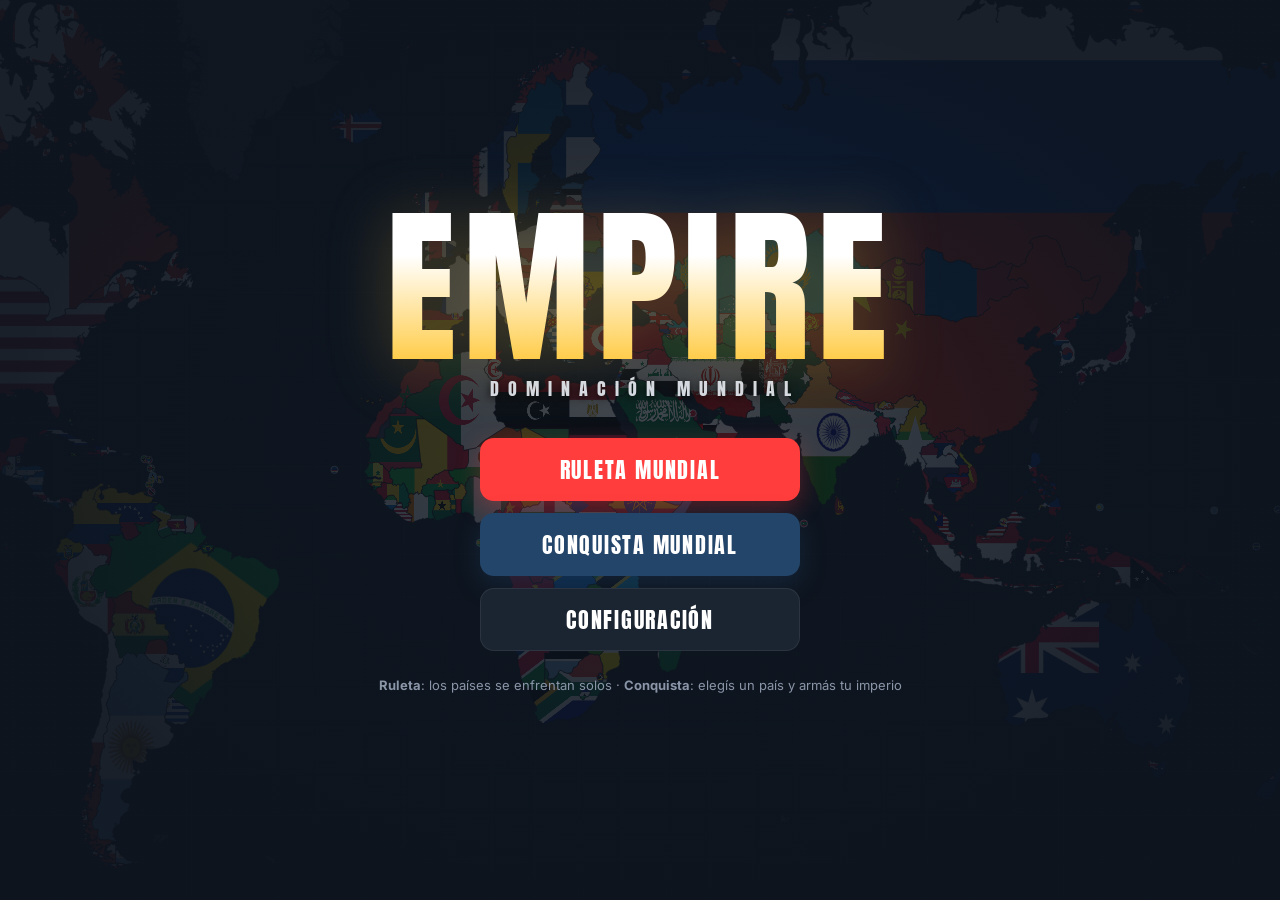
<file: game/index.html>
<!doctype html>
<html lang="es">
<head>
<meta charset="utf-8">
<meta name="viewport" content="width=device-width, initial-scale=1, viewport-fit=cover">
<title>Empire</title>
<meta name="description" content="Dominación mundial: ruleta de batallas entre todos los países.">
<meta name="theme-color" content="#0d141e">
<meta name="mobile-web-app-capable" content="yes">
<meta name="apple-mobile-web-app-capable" content="yes">
<meta name="apple-mobile-web-app-status-bar-style" content="black-translucent">
<meta name="apple-mobile-web-app-title" content="Empire">
<link rel="preconnect" href="https://fonts.googleapis.com">
<link rel="preconnect" href="https://fonts.gstatic.com" crossorigin>
<link href="https://fonts.googleapis.com/css2?family=Anton&family=Inter:wght@500;700;800&display=swap" rel="stylesheet">
<link rel="stylesheet" href="style.css">
</head>
<body>
<div id="app">
  <canvas id="map"></canvas>
  <canvas id="fx"></canvas>

  <!-- PANTALLA DE INICIO -->
  <section id="home" class="screen">
    <div class="home-inner">
      <h1 class="logo">EMPIRE</h1>
      <p class="tagline">DOMINACIÓN MUNDIAL</p>
      <div class="menu">
        <button id="btnContinue" class="btn primary" hidden>RULETA: CONTINUAR</button>
        <button id="btnPlay" class="btn primary">RULETA MUNDIAL</button>
        <a class="btn primary conq-btn" href="conquista.html">CONQUISTA MUNDIAL</a>
        <button id="btnConfig" class="btn">CONFIGURACIÓN</button>
      </div>
      <p class="mode"><b>Ruleta</b>: los países se enfrentan solos · <b>Conquista</b>: elegís un país y armás tu imperio</p>
    </div>
  </section>

  <!-- CONFIGURACIÓN -->
  <section id="config" class="screen modal" hidden>
    <div class="card cfg">
      <h2>CONFIGURACIÓN</h2>
      <label class="row">Velocidad
        <div class="seg" id="cfgSpeed">
          <button data-v="1">1×</button><button data-v="1.5">1.5×</button><button data-v="2">2×</button><button data-v="3">3×</button>
        </div>
      </label>
      <label class="row">Efectos de sonido <input type="checkbox" id="cfgSound"></label>
      <label class="row">Volumen <input type="range" id="cfgVol" min="0" max="1" step="0.05"></label>
      <button id="cfgReset" class="btn small danger">Borrar partida guardada</button>
      <button id="cfgClose" class="btn primary">LISTO</button>
    </div>
  </section>

  <!-- JUEGO -->
  <section id="game" class="screen" hidden>
    <header class="top">
      <div>
        <div class="title">EMPIRE</div>
        <div class="sub" id="subtitle">TEMPORADA 1 · BATALLA 1</div>
      </div>
      <div class="top-right">
        <button class="icon" id="btnPause" title="Pausa (espacio)" aria-label="Pausa">❚❚</button>
        <button class="icon" id="btnMenu" title="Menú" aria-label="Menú">☰</button>
        <div class="left-badge"><span id="leftCount">194</span><small>RESTANTES</small></div>
      </div>
    </header>

    <div id="callouts"></div>

    <div class="card panel" id="panel">
      <div class="battle" id="battle">
        <div class="side" id="sideA"></div>
        <div class="mid">
          <svg class="swords" id="swords" viewBox="0 0 64 64" aria-hidden="true">
            <g class="s1"><path d="M10 6 L46 50" stroke="#dfe6f0" stroke-width="5" stroke-linecap="round"/><path d="M40 52 l10 -10" stroke="#e7b84a" stroke-width="5" stroke-linecap="round"/><path d="M47 51 l6 6" stroke="#9a6a2c" stroke-width="5" stroke-linecap="round"/></g>
            <g class="s2"><path d="M54 6 L18 50" stroke="#dfe6f0" stroke-width="5" stroke-linecap="round"/><path d="M24 52 l-10 -10" stroke="#e7b84a" stroke-width="5" stroke-linecap="round"/><path d="M17 51 l-6 6" stroke="#9a6a2c" stroke-width="5" stroke-linecap="round"/></g>
          </svg>
          <div class="dxp" id="dxp">DADOS<br>× PODER</div>
        </div>
        <div class="side" id="sideD"></div>
      </div>
      <div class="board" id="board" hidden></div>
    </div>

    <div id="paused" class="pause-veil" hidden>PAUSA</div>
  </section>

  <!-- FIN -->
  <section id="end" class="screen modal" hidden>
    <div class="card cfg end">
      <img id="endFlag" alt="">
      <h2 id="endTitle"></h2>
      <p id="endSub"></p>
      <button id="endNew" class="btn primary">NUEVA PARTIDA</button>
      <button id="endMenu" class="btn">MENÚ</button>
    </div>
  </section>
</div>
<script src="vendor/topojson-client.min.js"></script>
<script src="data.js"></script>
<script src="game.js"></script>
</body>
</html>
</file>
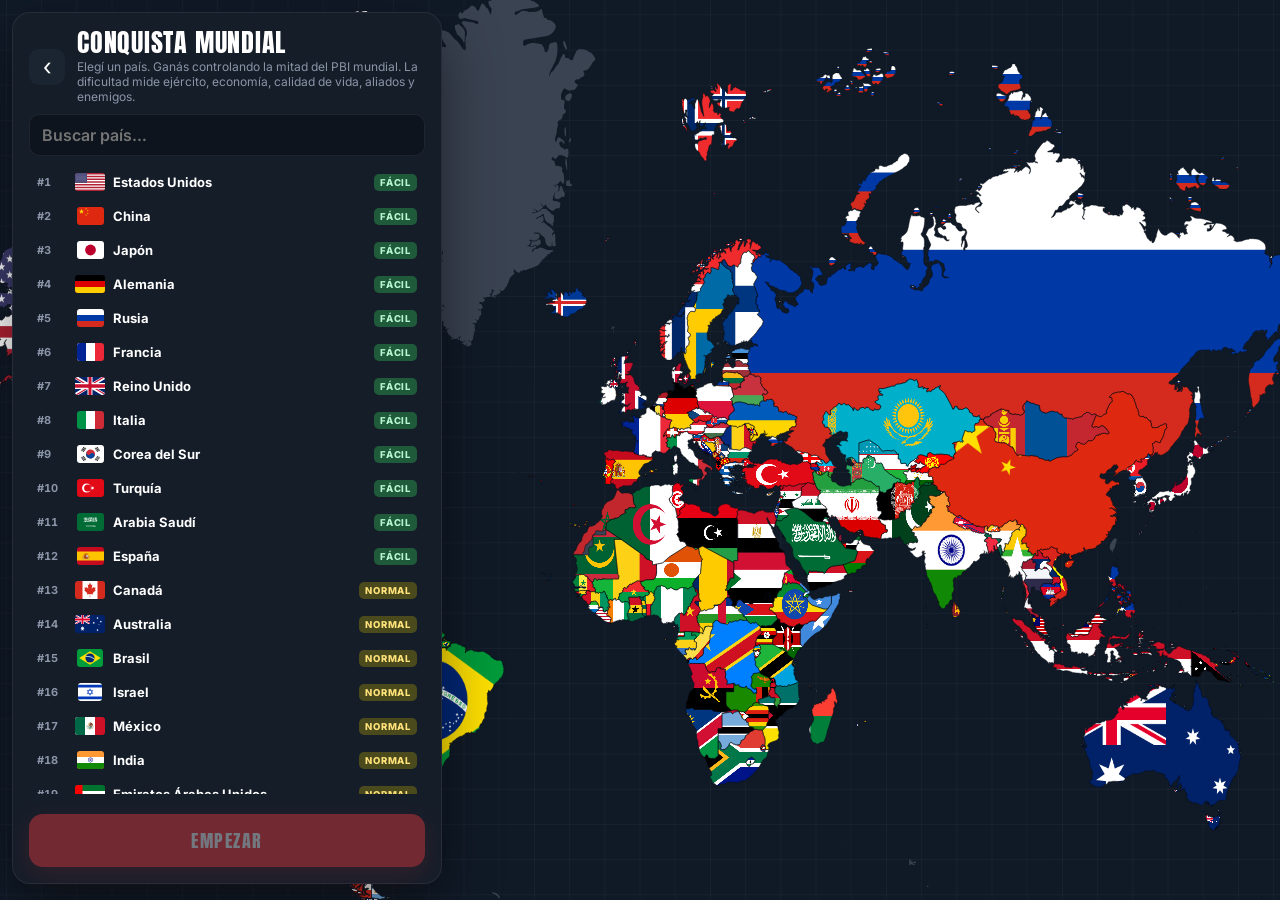
<file: game/conquista.html>
<!doctype html>
<html lang="es">
<head>
<meta charset="utf-8">
<!-- sin zoom del navegador: el zoom del mapa lo maneja el juego -->
<meta name="viewport" content="width=device-width, initial-scale=1, maximum-scale=1, user-scalable=no, viewport-fit=cover">
<title>Empire · Conquista</title>
<meta name="theme-color" content="#0d141e">
<meta name="mobile-web-app-capable" content="yes">
<meta name="apple-mobile-web-app-capable" content="yes">
<meta name="apple-mobile-web-app-status-bar-style" content="black-translucent">
<link rel="preconnect" href="https://fonts.googleapis.com">
<link rel="preconnect" href="https://fonts.gstatic.com" crossorigin>
<link href="https://fonts.googleapis.com/css2?family=Anton&family=Inter:wght@500;700;800&display=swap" rel="stylesheet">
<link rel="stylesheet" href="style.css">
<link rel="stylesheet" href="conquista.css">
</head>
<body class="conq">
<div id="app">
  <canvas id="map"></canvas>
  <canvas id="fx"></canvas>

  <!-- ELEGIR PAÍS -->
  <section id="pick" class="screen">
    <div class="pick-card card">
      <div class="pick-head">
        <a class="back" href="index.html" aria-label="Volver al menú">‹</a>
        <div>
          <h1>CONQUISTA MUNDIAL</h1>
          <p>Elegí un país. Ganás controlando la mitad del PBI mundial. La dificultad mide ejército, economía, calidad de vida, aliados y enemigos.</p>
        </div>
      </div>
      <div id="winsBadge" class="wins-badge" hidden></div>
      <input id="pickSearch" type="search" placeholder="Buscar país…" autocomplete="off" aria-label="Buscar país">
      <div id="pickList" class="pick-list" role="listbox"></div>
      <div id="pickInfo" class="pick-info"></div>
      <div class="pick-actions">
        <button id="btnLoad" class="btn" hidden>CONTINUAR PARTIDA</button>
        <button id="btnStart" class="btn primary" disabled>EMPEZAR</button>
      </div>
    </div>
  </section>

  <!-- JUEGO -->
  <section id="hud" class="screen" hidden>
    <header class="bar">
      <button class="me" id="btnMe" aria-label="Mi país"><img id="meFlag" alt=""><span id="meName"></span></button>
      <div class="stats">
        <div class="stat" title="Plata ahorrada del país"><small>💰 TESORO</small><b id="sTreasury"></b></div>
        <div class="stat" title="Plata para comprar armamento"><small>🎖️ FONDO MILITAR</small><b id="sFund"></b></div>
        <div class="stat" title="Producto bruto interno"><small>📈 PBI</small><b id="sGdp"></b></div>
        <div class="stat" title="Poder militar total"><small>⚔️ PODER</small><b id="sPower"></b></div>
        <div class="stat" title="Tensión mundial: cuanto más alta, más guerras"><small>🌡️ TENSIÓN</small><b id="sTension"></b></div>
      </div>
      <div class="time">
        <b id="sDate"></b>
        <div class="speeds" role="group" aria-label="Velocidad">
          <button data-sp="0" aria-label="Pausa">❚❚</button><button data-sp="1">1×</button><button data-sp="2">2×</button><button data-sp="4">4×</button><button data-sp="8">8×</button>
        </div>
      </div>
      <button class="icon" id="btnStats" aria-label="Estadísticas de todos los países" title="Estadísticas">📊</button>
      <button class="icon" id="btnHelp" aria-label="Cómo jugar">?</button>
      <button class="icon" id="btnMenu" aria-label="Menú">☰</button>
    </header>
    <div id="news" class="news" aria-live="polite"></div>
    <div id="wars" class="wars"></div>

    <div id="armyBar" class="army-bar card" hidden></div>
    <button id="btnNuke" class="nuke-btn" hidden aria-label="Tirar bomba nuclear">☢️</button>

    <nav class="dock" aria-label="Acciones">
      <button data-tab="res"><span>🏛️</span>PAÍS</button>
      <button data-tab="army"><span>⚔️</span>EJÉRCITO</button>
      <button data-tab="bud"><span>💰</span>PRESUPUESTO</button>
      <button data-tab="tech"><span>🔬</span>INVESTIGAR</button>
      <button data-tab="dip"><span>🤝</span>DIPLOMACIA</button>
      <button data-tab="ideo"><span>📜</span>GOBIERNO</button>
    </nav>

    <aside id="sheet" class="sheet card" hidden>
      <button class="close" id="sheetClose" aria-label="Cerrar">✕</button>
      <div id="sheetBody"></div>
    </aside>
    <div id="toast" class="toast" hidden></div>
  </section>

  <!-- ESTADÍSTICAS -->
  <section id="stats" class="screen modal" hidden>
    <div class="card stats-card">
      <div class="stats-head"><h2>📊 ESTADÍSTICAS MUNDIALES</h2><button class="icon" id="statsClose" aria-label="Cerrar">✕</button></div>
      <div class="filters" id="statsFilter"></div>
      <div class="tbl-wrap"><table id="statsTbl"></table></div>
      <div class="hint">Tocá un encabezado para ordenar · tocá un país para abrir su panel. El juego queda en pausa mientras mirás.</div>
    </div>
  </section>

  <!-- MODALES -->
  <section id="modal" class="screen modal" hidden>
    <div class="card cfg" id="modalBody"></div>
  </section>
</div>
<script src="vendor/topojson-client.min.js"></script>
<script src="data.js"></script>
<script src="conquista-data.js"></script>
<script src="conquista.js"></script>
</body>
</html>
</file>
<file: game/style.css>
:root {
  --bg: #0d141e; --ocean: #101a27; --card: #151d29; --card2: #1b2532; --line: rgba(255,255,255,.07);
  --text: #fff; --muted: #8a95a8; --red: #ff3d3d; --blue: #3c9dff; --yellow: #ffc83a; --green: #36e27b;
  --purple: #7c4dff; --orange: #ff8a1f; color-scheme: dark; --head: 'Anton', Impact, 'Arial Narrow', sans-serif;
}
* { box-sizing: border-box; margin: 0; }
html, body { height: 100%; background: var(--bg); color: var(--text); font-family: Inter, system-ui, sans-serif; overflow: hidden; }
#app { position: fixed; inset: 0; }
canvas { position: absolute; left: 0; top: 0; width: 100%; height: 100%; display: block; }
#fx { pointer-events: none; }
.screen { position: absolute; inset: 0; }
[hidden] { display: none !important; }
button { font: inherit; color: inherit; cursor: pointer; }

/* ---------- inicio ---------- */
#home { display: grid; place-items: center; background: radial-gradient(ellipse at center, rgba(13,20,30,.78), rgba(13,20,30,.95) 70%); }
.home-inner { text-align: center; padding: 16px; }
.logo { font-family: var(--head); font-weight: 400; font-size: clamp(56px, min(18vw, 22vh), 170px); letter-spacing: .04em; line-height: .95;
  background: linear-gradient(180deg, #fff 30%, #ffc83a); -webkit-background-clip: text; background-clip: text; color: transparent;
  filter: drop-shadow(0 6px 30px rgba(255,200,58,.25)); animation: rise .8s cubic-bezier(.2,.9,.3,1.2) both; }
.tagline { font-family: var(--head); letter-spacing: .5em; color: #d5dbe5; text-shadow: 0 2px 10px #000; margin: 6px 0 min(36px, 5vh); font-size: clamp(13px, 3vw, 18px); padding-left: .5em; }
.menu { display: flex; flex-direction: column; gap: 12px; width: min(320px, 86vw); margin: 0 auto; }
.mode { margin-top: 26px; color: var(--muted); font-size: 13px; }
.btn { font-family: var(--head); font-size: 22px; letter-spacing: .08em; padding: 14px 20px; border-radius: 14px; border: 1px solid var(--line);
  background: var(--card2); transition: transform .12s, background .2s; }
.btn:hover { transform: translateY(-2px); background: #243142; }
.btn.primary { background: var(--red); border-color: transparent; box-shadow: 0 8px 24px rgba(255,61,61,.3); }
.btn.primary:hover { background: #ff5656; }
a.btn { text-align: center; text-decoration: none; color: #fff; }
.btn.conq-btn { background: #24456a; box-shadow: 0 8px 24px rgba(36,69,106,.35); }
.btn.conq-btn:hover { background: #2d5683; }
.btn.small { font-size: 15px; padding: 10px 14px; }
.btn.danger { background: transparent; color: #ff7b7b; border-color: rgba(255,90,90,.35); }
@keyframes rise { from { opacity: 0; transform: translateY(30px) scale(.9); } }

/* ---------- modales ---------- */
.modal { display: grid; place-items: center; background: rgba(5,8,14,.72); backdrop-filter: blur(4px); z-index: 20; }
.card { background: var(--card); border: 1px solid var(--line); border-radius: 18px; box-shadow: 0 20px 60px rgba(0,0,0,.45); }
.cfg { width: min(420px, calc(100vw - 32px)); padding: 26px; display: flex; flex-direction: column; gap: 16px; }
.cfg h2 { font-family: var(--head); font-weight: 400; font-size: 30px; letter-spacing: .04em; }
.row { display: flex; align-items: center; justify-content: space-between; gap: 12px; font-weight: 700; }
.seg { display: flex; background: var(--bg); border-radius: 10px; padding: 3px; }
.seg button { border: 0; background: none; padding: 7px 11px; border-radius: 8px; font-weight: 800; color: var(--muted); }
.seg button.on { background: var(--red); color: #fff; }
input[type=checkbox] { width: 22px; height: 22px; accent-color: var(--red); }
input[type=range] { accent-color: var(--red); width: 160px; }
.end { text-align: center; align-items: center; }
.end img { width: 160px; border-radius: 10px; box-shadow: 0 10px 40px rgba(0,0,0,.5); }
.end .btn { width: 100%; }

/* ---------- juego ---------- */
#game { pointer-events: none; }
#game button, #game .panel { pointer-events: auto; }
.top { position: absolute; top: 0; left: 0; right: 0; padding: calc(14px + env(safe-area-inset-top, 0px)) max(16px, env(safe-area-inset-right, 0px)) 14px max(16px, env(safe-area-inset-left, 0px)); display: flex; justify-content: space-between; align-items: center;
  background: linear-gradient(180deg, rgba(13,20,30,.95) 60%, rgba(13,20,30,0)); }
.title { font-family: var(--head); font-size: 28px; letter-spacing: .03em; line-height: 1; }
.sub { white-space: nowrap; font-size: 11px; font-weight: 800; color: var(--muted); letter-spacing: .12em; margin-top: 4px; }
.top-right { display: flex; gap: 8px; align-items: center; }
.icon { width: 38px; height: 38px; border-radius: 10px; border: 1px solid var(--line); background: rgba(27,37,50,.85); font-size: 14px; }
.left-badge { background: var(--red); border-radius: 10px; min-width: 56px; padding: 4px 8px 3px; text-align: center; line-height: 1; }
.left-badge span { font-family: var(--head); font-size: 26px; display: block; }
.left-badge small { font-size: 8px; font-weight: 800; letter-spacing: .08em; }
.left-badge.bump { animation: bump .5s; }
@keyframes bump { 40% { transform: scale(1.25); } }

.panel { position: absolute; left: 50%; bottom: max(14px, env(safe-area-inset-bottom)); transform: translateX(-50%);
  width: min(560px, calc(100vw - 24px)); height: 262px; padding: 14px 16px; overflow: hidden; }
.battle { display: grid; grid-template-columns: 1fr 70px 1fr; height: 100%; }
.side { display: flex; flex-direction: column; align-items: center; text-align: center; min-width: 0; }
.role { font-weight: 800; font-size: 11px; letter-spacing: .16em; height: 15px; }
#sideA .role { color: var(--red); } #sideD .role { color: var(--blue); }
.side.win .role { color: var(--green) !important; } .side.lose .role { color: #6b7587 !important; }
.flagbox { position: relative; height: 62px; min-width: 62px; margin-top: 4px; display: flex; justify-content: center; }
.flagbox img { height: 100%; width: auto; max-width: 124px; object-fit: contain; border-radius: 8px; box-shadow: 0 6px 18px rgba(0,0,0,.45); display: block; transition: filter .5s, opacity .5s; }
.flagbox .q { position: absolute; inset: 4px 0; width: 62px; left: 50%; transform: translateX(-50%); border-radius: 8px; background: var(--card2); display: grid; place-items: center;
  font-family: var(--head); font-size: 30px; color: #5d687a; }
.flagbox img.spin { animation: flick .09s; }
@keyframes flick { from { transform: scale(.92); opacity: .6; } }
.flagbox img.land { animation: land .45s cubic-bezier(.2,1.6,.4,1); }
@keyframes land { from { transform: scale(1.3); } }
.side.lose img { filter: grayscale(1) brightness(.45); }
.tag { position: absolute; top: -8px; right: -22px; font-family: var(--head); font-size: 11px; letter-spacing: .03em; padding: 2px 6px; border-radius: 5px;
  transform: rotate(-4deg); animation: pop .4s cubic-bezier(.2,1.8,.4,1) both; white-space: nowrap; }
.tag + .tag { top: 12px; }
.tag.boss { background: var(--purple); } .tag.streak { background: var(--orange); } .tag.rally { background: var(--red); }
@keyframes pop { from { transform: scale(0) rotate(-4deg); } }
.name { font-family: var(--head); font-size: 21px; line-height: 1.05; margin-top: 5px; white-space: nowrap; overflow: hidden; text-overflow: ellipsis; max-width: 100%; }
.side.lose .name, .side.lose .total { color: #6b7587; }
.det { transition: opacity .3s; } .det.off { opacity: 0; }
.pop { font-size: 11px; color: var(--muted); font-weight: 700; margin-top: 1px; font-variant-numeric: tabular-nums; }
.power { font-size: 10px; font-weight: 800; letter-spacing: .1em; color: var(--yellow); margin-top: 3px; display: flex; gap: 5px; align-items: center; justify-content: center; }
.power b { font-family: var(--head); font-weight: 400; font-size: 16px; letter-spacing: 0; }
.chip { background: var(--orange); color: #fff; font-size: 8.5px; padding: 2px 5px; border-radius: 4px; letter-spacing: .04em; }
.dice { display: flex; gap: 5px; margin-top: 6px; height: 28px; }
.die { width: 28px; height: 28px; border-radius: 6px; border: 2px solid #2a3546; }
.die svg { width: 100%; height: 100%; display: block; }
.die.full { border: 0; }
.die.landed { animation: dieLand .35s cubic-bezier(.2,1.7,.4,1); box-shadow: 0 0 0 2px var(--green), 0 0 12px rgba(54,226,123,.6); }
.die.rolling { animation: shake .08s infinite; }
@keyframes dieLand { from { transform: scale(1.5) rotate(20deg); } }
@keyframes shake { 50% { transform: rotate(14deg) translateY(-2px); } }
.side.lose .die { opacity: .45; filter: grayscale(1); }
.total { font-family: var(--head); font-size: 38px; line-height: 1.05; font-variant-numeric: tabular-nums; }
.total.final { color: var(--yellow); }
.side.win .total { color: var(--green); }
.total.punch { animation: punch .35s; }
@keyframes punch { 40% { transform: scale(1.3); } }

.mid { display: flex; flex-direction: column; align-items: center; justify-content: center; position: relative; }
.swords { width: 46px; height: 46px; opacity: 0; transform: scale(.4); transition: opacity .3s, transform .4s cubic-bezier(.2,1.6,.4,1); margin-top: -40px; }
.swords.on { opacity: 1; transform: none; }
.swords .s1, .swords .s2 { transition: transform .5s cubic-bezier(.3,1.4,.5,1), opacity .3s; transform-origin: 32px 32px; }
.swords.winA .s2, .swords.winD .s1 { opacity: 0; transform: translateY(14px) rotate(25deg); }
.swords.winA .s1 { transform: rotate(-20deg) scale(1.1); } .swords.winD .s2 { transform: rotate(20deg) scale(1.1); }
.dxp { position: absolute; bottom: 18px; font-size: 9px; font-weight: 800; letter-spacing: .12em; color: var(--yellow); text-align: center; opacity: 0; transition: opacity .3s; }
.dxp.on { opacity: 1; }

/* tabla */
.board { height: 100%; }
.board h3 { font-family: var(--head); font-weight: 400; font-size: 22px; letter-spacing: .02em; margin-bottom: 8px; }
.cols { display: grid; grid-template-columns: 1fr 1fr; gap: 18px; }
.cols h4 { font-size: 9px; letter-spacing: .14em; color: var(--yellow); margin-bottom: 4px; }
.lb { display: grid; grid-template-columns: 12px 22px 1fr auto; gap: 6px; align-items: center; font-size: 12px; font-weight: 700; height: 25px;
  animation: row .35s both; }
.lb .n { color: var(--muted); font-size: 10px; } .lb img { height: 14px; width: auto; max-width: 22px; justify-self: center; border-radius: 2px; }
.lb .nm { white-space: nowrap; overflow: hidden; text-overflow: ellipsis; } .lb .v { font-variant-numeric: tabular-nums; }
@keyframes row { from { opacity: 0; transform: translateY(8px); } }

/* carteles sobre el mapa */
#callouts { position: absolute; left: 50%; bottom: 292px; transform: translateX(-50%); display: flex; flex-direction: column; align-items: center; gap: 10px; width: 100%; }
.call { text-align: center; animation: callIn .45s cubic-bezier(.2,1.6,.4,1) both; transition: opacity .4s, transform .4s; }
.call.out { opacity: 0; transform: translateY(10px) scale(.95); }
.call .pill { display: inline-block; font-family: var(--head); font-size: 22px; padding: 4px 12px 5px; border-radius: 8px; transform: rotate(-2deg);
  box-shadow: 0 6px 20px rgba(0,0,0,.4); letter-spacing: .02em; }
.call .cap { font-weight: 800; font-size: 13px; margin-top: 4px; text-shadow: 0 2px 6px #000, 0 0 2px #000; }
.call.boss .pill { background: var(--purple); } .call.streak .pill { background: var(--orange); } .call.rally .pill, .call.upset .pill { background: var(--red); }
@keyframes callIn { from { opacity: 0; transform: scale(.4) rotate(-6deg); } }

.pause-veil { position: absolute; inset: 0; display: grid; place-items: center; font-family: var(--head); font-size: 54px; letter-spacing: .1em;
  background: rgba(5,8,14,.45); }

@media (max-height: 640px) { .panel { height: 236px; } .flagbox { height: 48px; } .flagbox img { max-width: 96px; } #callouts { bottom: 262px; } }

/* celulares angostos */
@media (max-width: 400px) {
  .title { font-size: 24px; } .sub { font-size: 9.5px; letter-spacing: .08em; }
  .icon { width: 34px; height: 34px; } .top-right { gap: 6px; }
  .left-badge { min-width: 50px; } .left-badge span { font-size: 22px; }
  .panel { padding: 12px 10px; } .battle { grid-template-columns: 1fr 52px 1fr; }
  .name { font-size: 18px; } .total { font-size: 34px; } .die { width: 25px; height: 25px; }
  .call .pill { font-size: 19px; } .call .cap { font-size: 12px; }
}
/* celular horizontal: panel a la derecha */
body.side .top { padding-top: calc(8px + env(safe-area-inset-top, 0px)); padding-bottom: 8px; }
body.side .title { font-size: 22px; }
body.side .panel { left: auto; transform: none; right: max(8px, env(safe-area-inset-right, 0px)); top: 58px; bottom: max(8px, env(safe-area-inset-bottom, 0px));
  width: min(380px, 46vw); height: auto; }
body.side #callouts { left: calc((100% - min(380px, 46vw) - 16px) / 2); bottom: 16px; width: auto; }
body.side .menu { gap: 8px; } body.side .btn { padding: 10px 18px; font-size: 19px; } body.side .mode { margin-top: 12px; }
</file>
<file: game/conquista.css>
/* Modo Conquista: usa los tokens de style.css */
body.conq { --sheet-w: 410px; --dock-h: 64px; --blue2: #2f6fb0; }
/* que el celular no haga zoom, ni "volver atrás" deslizando, ni rebote al arrastrar el mapa */
html:has(body.conq), body.conq { overscroll-behavior: none; touch-action: none; -webkit-user-select: none; user-select: none; -webkit-touch-callout: none; }
.conq button, .conq a, .conq input { touch-action: manipulation; }
.conq .sheet, .conq .pick-list, .conq .modal .cfg, .conq .wars { touch-action: pan-y; overscroll-behavior: contain; }
.conq input[type=range] { touch-action: pan-x; }
.conq #pickSearch { -webkit-user-select: text; user-select: text; }
.conq #map { cursor: grab; touch-action: none; }
.conq #map.dragging { cursor: grabbing; }

/* ---------- elegir país ---------- */
#pick { display: flex; align-items: flex-start; padding: max(12px, env(safe-area-inset-top)) max(12px, env(safe-area-inset-right)) 12px max(12px, env(safe-area-inset-left)); pointer-events: none; }
.pick-card { pointer-events: auto; width: min(430px, 100%); max-height: calc(100% - 4px); display: flex; flex-direction: column; gap: 10px; padding: 16px; }
.pick-head { display: flex; gap: 12px; align-items: center; }
.pick-head h1 { font-family: var(--head); font-weight: 400; font-size: 26px; letter-spacing: .03em; line-height: 1; }
.pick-head p { color: var(--muted); font-size: 12px; margin-top: 4px; }
.back { width: 36px; height: 36px; border-radius: 10px; display: grid; place-items: center; background: var(--card2); color: #fff; text-decoration: none; font-size: 24px; flex: none; }
#pickSearch { background: var(--bg); border: 1px solid var(--line); border-radius: 10px; color: #fff; padding: 10px 12px; font: 600 16px Inter, sans-serif; }
.pick-list { overflow-y: auto; flex: 1 1 auto; min-height: 110px; display: flex; flex-direction: column; gap: 2px; }
.prow { display: grid; grid-template-columns: 30px 30px 1fr auto; gap: 8px; align-items: center; padding: 7px 8px; border-radius: 9px; border: 0; background: none; text-align: left; font: 700 13px Inter, sans-serif; }
.prow:hover, .prow:focus-visible { background: var(--card2); outline: none; }
.prow.on { background: #2a1e22; box-shadow: inset 0 0 0 1px var(--red); }
.prow .rk { color: var(--muted); font-size: 11px; font-variant-numeric: tabular-nums; }
.prow img { height: 18px; width: auto; max-width: 30px; border-radius: 3px; justify-self: center; }
.diff { font-size: 9.5px; font-weight: 800; letter-spacing: .08em; padding: 3px 6px; border-radius: 5px; white-space: nowrap; }
.diff.d0 { background: #1f5a3a; color: #b6f5cf; } .diff.d1 { background: #4a4a1c; color: #ffe27a; } .diff.d2 { background: #6a3a14; color: #ffc08a; } .diff.d3 { background: #6e1c1c; color: #ffb0b0; }
.pick-info { font-size: 12px; color: var(--muted); }
.factors { display: grid; grid-template-columns: auto 1fr auto; gap: 4px 8px; align-items: center; margin-top: 8px; font-weight: 700; }
.factors .relbar { margin: 0; }
.pick-actions { display: flex; gap: 8px; } .pick-actions .btn { flex: 1; font-size: 18px; padding: 12px; }
.btn:disabled { opacity: .4; cursor: default; transform: none; }

/* ---------- barra superior ---------- */
#hud { pointer-events: none; }
#hud > * { pointer-events: auto; }
.bar { position: absolute; top: 0; left: 0; right: 0; display: flex; align-items: center; gap: 10px; z-index: 5;
  padding: calc(8px + env(safe-area-inset-top, 0px)) max(10px, env(safe-area-inset-right, 0px)) 8px max(10px, env(safe-area-inset-left, 0px));
  background: linear-gradient(180deg, rgba(13,20,30,.97), rgba(13,20,30,.9)); border-bottom: 1px solid var(--line); }
.me { display: flex; align-items: center; gap: 8px; border: 1px solid rgba(255,200,58,.45); background: var(--card2); border-radius: 10px; padding: 5px 10px 5px 6px; min-width: 0; }
.me img { height: 22px; width: auto; max-width: 34px; border-radius: 3px; }
.me span { font-family: var(--head); font-size: 17px; white-space: nowrap; overflow: hidden; text-overflow: ellipsis; max-width: 140px; }
.stats { display: flex; gap: 6px; flex: 1; min-width: 0; overflow-x: auto; scrollbar-width: none; }
.stat { flex: none; background: rgba(27,37,50,.8); border-radius: 9px; padding: 4px 9px; white-space: nowrap; }
.stat small { display: block; font-size: 8.5px; font-weight: 800; letter-spacing: .08em; color: var(--muted); }
.stat b { font-size: 14px; font-variant-numeric: tabular-nums; }
.time { display: flex; align-items: center; gap: 8px; }
.time > b { font-family: var(--head); font-weight: 400; font-size: 18px; white-space: nowrap; letter-spacing: .02em; }
.speeds { display: flex; background: var(--bg); border-radius: 9px; padding: 2px; }
.speeds button { border: 0; background: none; padding: 6px 8px; border-radius: 7px; font: 800 12px Inter, sans-serif; color: var(--muted); }
.speeds button.on { background: var(--red); color: #fff; }
.icon { flex: none; }

/* noticias: arriba, en rojo */
.news { position: absolute; left: 50%; transform: translateX(-50%); top: calc(var(--barh, 60px) + 8px); z-index: 4; display: flex; flex-direction: column; align-items: center; gap: 5px;
  width: min(620px, calc(100vw - 24px)); pointer-events: none !important; }
.news div { background: linear-gradient(90deg, #8f1111, #c21d1d); color: #fff; border: 1px solid rgba(255,255,255,.18); border-radius: 10px; padding: 8px 14px;
  font-size: 13.5px; font-weight: 800; text-align: center; box-shadow: 0 6px 20px rgba(0,0,0,.45); animation: newsIn .35s cubic-bezier(.2,1.4,.4,1) both; letter-spacing: .01em; }
.news div.good { background: linear-gradient(90deg, #135c38, #1d8a52); }
.news div.info { background: linear-gradient(90deg, #1d3b5e, #2a5788); }
.news div.out { opacity: 0; transform: translateY(-6px); transition: opacity .4s, transform .4s; }
@keyframes newsIn { from { opacity: 0; transform: translateY(-14px) scale(.96); } }

/* guerras */
.wars { position: absolute; left: max(10px, env(safe-area-inset-left)); top: calc(var(--barh, 60px) + 10px); z-index: 3; display: flex; flex-direction: column; gap: 6px; max-height: 40vh; overflow-y: auto; }
.war { display: flex; align-items: center; gap: 6px; background: rgba(21,29,41,.94); border: 1px solid rgba(255,61,61,.45); border-radius: 10px; padding: 6px 9px; font: 800 11px Inter, sans-serif; color: #fff; }
.war img { height: 14px; width: auto; max-width: 22px; border-radius: 2px; }
.war .vs { color: var(--red); } .war .bar2 { width: 50px; height: 6px; background: #4a1c1c; border-radius: 3px; overflow: hidden; }
.war .bar2 i { display: block; height: 100%; background: var(--green); }
.war.world { border-color: var(--line); font-weight: 700; }

/* barra inferior de acciones */
.dock { position: absolute; left: 50%; transform: translateX(-50%); bottom: max(10px, env(safe-area-inset-bottom)); z-index: 5; display: flex; gap: 4px;
  background: rgba(15,22,32,.95); border: 1px solid var(--line); border-radius: 16px; padding: 5px; box-shadow: 0 10px 30px rgba(0,0,0,.5); }
.dock button { display: flex; flex-direction: column; align-items: center; gap: 2px; min-width: 68px; padding: 6px 8px; border: 0; border-radius: 11px; background: none;
  font: 800 9.5px Inter, sans-serif; letter-spacing: .08em; color: #c9d1dd; }
.dock button span { font-size: 20px; line-height: 1; }
.dock button.on, .dock button:hover { background: var(--card2); color: #fff; }

/* ejército seleccionado */
.army-bar { position: absolute; left: 50%; transform: translateX(-50%); bottom: calc(max(10px, env(safe-area-inset-bottom)) + var(--dock-h) + 8px); z-index: 5;
  width: min(560px, calc(100vw - 20px)); padding: 10px 12px; display: flex; flex-direction: column; gap: 8px; border-color: rgba(255,200,58,.5); }
.army-bar .top { position: static; padding: 0; background: none; display: flex; align-items: center; gap: 10px; justify-content: flex-start; }
.army-bar .top b { white-space: nowrap; font-family: var(--head); font-weight: 400; font-size: 19px; letter-spacing: .02em; }
.army-bar .top small { color: var(--muted); font-weight: 700; font-size: 12px; }
.army-bar .tip { font-size: 12.5px; font-weight: 700; color: #ffe08a; }
.army-bar .acts .btn { font-size: 13px; padding: 8px 10px; }

/* panel lateral / hoja inferior */
.sheet { position: absolute; right: max(10px, env(safe-area-inset-right)); top: calc(var(--barh, 60px) + 6px); bottom: calc(max(10px, env(safe-area-inset-bottom)) + var(--dock-h) + 8px);
  width: var(--sheet-w); overflow-y: auto; padding: 16px; display: flex; flex-direction: column; gap: 12px; z-index: 6; }
.sheet .close { position: absolute; right: 10px; top: 10px; width: 34px; height: 34px; border-radius: 9px; border: 1px solid var(--line); background: var(--card2); }
.sh-head { display: flex; align-items: center; gap: 12px; padding-right: 40px; }
.sh-head img { height: 42px; width: auto; max-width: 66px; border-radius: 6px; box-shadow: 0 4px 12px rgba(0,0,0,.4); }
.sh-head h2 { font-family: var(--head); font-weight: 400; font-size: 25px; line-height: 1.05; }
.sh-head p { font-size: 11px; color: var(--muted); font-weight: 700; margin-top: 2px; }
.tabs { display: grid; grid-template-columns: repeat(3, 1fr); gap: 4px; }
.tabs button { border: 1px solid var(--line); background: var(--card2); border-radius: 9px; padding: 8px 4px; font: 800 11px Inter, sans-serif; letter-spacing: .03em; }
.tabs button.on { background: var(--red); border-color: transparent; }
.sec { display: flex; flex-direction: column; gap: 8px; }
.sec h3 { font-size: 10.5px; letter-spacing: .14em; color: var(--yellow); }
.grid2 { display: grid; grid-template-columns: 1fr 1fr; gap: 6px; }
.cell { background: var(--bg); border-radius: 9px; padding: 7px 9px; }
.cell small { display: block; font-size: 9px; font-weight: 800; letter-spacing: .1em; color: var(--muted); }
.cell b { font-size: 15px; font-variant-numeric: tabular-nums; }
.gauges { display: grid; grid-template-columns: 1fr 1fr; gap: 8px; }
.gauge { background: var(--bg); border-radius: 12px; padding: 10px; display: grid; grid-template-columns: 34px 1fr; gap: 2px 8px; align-items: center; }
.gauge .ic { grid-row: span 2; font-size: 24px; text-align: center; }
.gauge small { font-size: 9px; font-weight: 800; letter-spacing: .1em; color: var(--muted); }
.gauge b { font-size: 15px; font-variant-numeric: tabular-nums; }
.gauge .relbar { grid-column: 1 / -1; margin-top: 4px; }
.advice { display: flex; flex-direction: column; gap: 6px; }
.advice div { background: #1b2a3c; border-left: 3px solid var(--blue); border-radius: 8px; padding: 8px 10px; font-size: 12.5px; font-weight: 600; line-height: 1.35; }
.advice div.warn { border-color: var(--red); background: #2a1a1f; }
.relbar { height: 8px; border-radius: 4px; background: #2a3546; overflow: hidden; margin-top: 4px; } .relbar i { display: block; height: 100%; }
.acts { display: flex; flex-wrap: wrap; gap: 6px; }
.acts .btn { font-size: 14px; padding: 9px 12px; border-radius: 10px; flex: 1 1 auto; }
.btn.warbtn { background: #8a1a1a; } .btn.good { background: #1f6a43; } .btn.blue { background: var(--blue2); }
.budbar { display: flex; height: 22px; border-radius: 8px; overflow: hidden; font: 800 10px Inter, sans-serif; }
.budbar i { display: grid; place-items: center; font-style: normal; min-width: 0; overflow: hidden; white-space: nowrap; transition: flex-grow .2s; }
.slider { display: grid; grid-template-columns: 1fr auto; gap: 2px 8px; align-items: center; font-weight: 800; font-size: 13.5px; background: var(--bg); border-radius: 12px; padding: 10px 12px; }
.slider input { grid-column: 1 / -1; width: 100%; }
.slider span { font-variant-numeric: tabular-nums; color: var(--yellow); }
.slider .hint { grid-column: 1 / -1; color: var(--muted); font-variant-numeric: normal; }
.hint { font-size: 11.5px; color: var(--muted); line-height: 1.4; font-weight: 600; }
.ideos { display: flex; flex-direction: column; gap: 6px; }
.ideo { text-align: left; border: 1px solid var(--line); background: var(--bg); border-radius: 12px; padding: 10px 12px; font: 600 12px Inter, sans-serif; }
.ideo b { font-family: var(--head); font-weight: 400; font-size: 18px; letter-spacing: .02em; display: block; }
.ideo.on { box-shadow: inset 0 0 0 2px var(--yellow); }
.ideo ul { margin: 4px 0 0 16px; padding: 0; color: #c9d1dd; } .ideo li.neg { color: #ff9a9a; } .ideo li.pos { color: #8ff0b3; }
.prod { background: var(--bg); border-radius: 12px; padding: 10px 12px; display: grid; gap: 6px; font-size: 12px; font-weight: 700; }
.prod .row { display: flex; justify-content: space-between; gap: 8px; }
.ucards { display: grid; grid-template-columns: repeat(2, 1fr); gap: 6px; }
.uc { background: var(--bg); border-radius: 12px; padding: 9px; display: grid; grid-template-columns: 34px 1fr; gap: 2px 8px; align-items: center; }
.uc svg { width: 34px; height: 34px; grid-row: span 2; stroke: #dfe6f0; fill: none; stroke-width: 1.6; stroke-linecap: round; stroke-linejoin: round; }
.uc b { font-size: 16px; font-variant-numeric: tabular-nums; } .uc small { font-size: 10.5px; color: var(--muted); font-weight: 700; line-height: 1.15; }
.uc .buy { grid-column: 1 / -1; display: flex; gap: 4px; margin-top: 4px; }
.uc .buy button { flex: 1; border: 0; border-radius: 8px; background: var(--red); padding: 7px 4px; font: 800 11px Inter, sans-serif; }
.uc .buy button:disabled { background: #3a4352; color: #8a95a8; cursor: default; }
.uc .price { grid-column: 1 / -1; font-size: 10.5px; color: #c9d1dd; font-weight: 700; }
.units { display: grid; grid-template-columns: 1fr 1fr; gap: 4px 12px; font-size: 12px; }
.units div { display: flex; justify-content: space-between; border-bottom: 1px solid var(--line); padding: 3px 0; } .units b { font-variant-numeric: tabular-nums; }
.terr { display: grid; grid-template-columns: 26px 1fr auto; gap: 8px; align-items: center; background: var(--bg); border-radius: 10px; padding: 8px 10px; font-size: 12.5px; font-weight: 700; }
.terr img { height: 16px; width: auto; max-width: 26px; border-radius: 2px; }
.mini { display: grid; grid-template-columns: auto 1fr; gap: 2px 6px; align-items: center; font-size: 10px; color: var(--muted); margin-top: 3px; }
.mini .relbar { margin: 0; height: 5px; width: 100px; }
.terr button { border: 0; border-radius: 7px; background: var(--blue2); padding: 6px 8px; font: 800 11px Inter, sans-serif; }
.list { display: flex; flex-direction: column; gap: 4px; }
.filters { display: flex; gap: 4px; flex-wrap: wrap; }
.filters button { border: 1px solid var(--line); background: var(--bg); border-radius: 20px; padding: 6px 10px; font: 800 11px Inter, sans-serif; }
.filters button.on { background: var(--blue2); border-color: transparent; }
.rel { display: grid; grid-template-columns: 26px 1fr 80px 28px; gap: 8px; align-items: center; font-size: 12.5px; font-weight: 700; background: var(--bg); border-radius: 9px; padding: 7px 9px; border: 0; text-align: left; }
.rel img { height: 15px; width: auto; max-width: 24px; border-radius: 2px; } .rel .relbar { margin: 0; }
.chip2 { font-size: 9px; font-weight: 800; padding: 2px 5px; border-radius: 4px; background: var(--blue2); margin-left: 4px; vertical-align: middle; }
.chip2.war { background: #8a1a1a; }
.toast { position: absolute; left: 50%; bottom: calc(max(10px, env(safe-area-inset-bottom)) + var(--dock-h) + 16px); transform: translateX(-50%); background: var(--card2); border: 1px solid var(--line); border-radius: 10px; padding: 9px 14px; font-weight: 700; font-size: 13px; z-index: 8; }
.modal { z-index: 20; }
.modal .cfg { max-height: calc(100% - 24px); overflow-y: auto; }
.modal .cfg p { color: #c9d1dd; line-height: 1.45; }
.modal .cfg .acts .btn { font-size: 16px; }
.event-tag { font-size: 10px; font-weight: 800; letter-spacing: .16em; color: var(--yellow); }
.choice { text-align: left; border: 1px solid var(--line); background: var(--bg); border-radius: 12px; padding: 12px; font: 600 12.5px Inter, sans-serif; color: #c9d1dd; }
.choice b { display: block; font-family: var(--head); font-weight: 400; font-size: 18px; color: #fff; letter-spacing: .02em; margin-bottom: 2px; }
.choice:hover { border-color: var(--yellow); }
.steps { display: flex; flex-direction: column; gap: 8px; }
.steps div { display: grid; grid-template-columns: 30px 1fr; gap: 8px; align-items: start; font-size: 13px; line-height: 1.4; color: #c9d1dd; }
.steps span { font-size: 22px; }

/* celular: hoja inferior, barra compacta, dock con íconos */
@media (max-width: 760px) {
  body.conq { --dock-h: 58px; }
  .sheet { left: 0; right: 0; top: auto; bottom: calc(var(--dock-h) + env(safe-area-inset-bottom)); width: auto; max-height: 62vh; border-radius: 18px 18px 0 0;
    padding: 16px max(14px, env(safe-area-inset-right)) 14px max(14px, env(safe-area-inset-left)); border-bottom: 0; }
  .bar { flex-wrap: wrap; gap: 6px 8px; }
  .stats { order: 3; flex-basis: 100%; }
  .time { margin-left: auto; } .time > b { font-size: 14px; }
  .speeds button { padding: 6px 6px; }
  .me span { max-width: 90px; font-size: 15px; }
  .icon { width: 34px; height: 34px; }
  .dock { left: 0; right: 0; transform: none; bottom: 0; border-radius: 0; justify-content: space-around; padding: 4px 4px calc(4px + env(safe-area-inset-bottom)); }
  .dock button { min-width: 0; flex: 1; padding: 5px 2px; font-size: 8.5px; letter-spacing: .04em; }
  .dock button span { font-size: 19px; }
  .army-bar { bottom: calc(var(--dock-h) + env(safe-area-inset-bottom) + 6px); }
  .pick-card { width: 100%; max-height: 72%; }
  .news div { font-size: 12.5px; padding: 7px 10px; }
  .wars { top: calc(var(--barh, 60px) + 50px); }
}
@media (max-width: 420px) { .me span { display: none; } .me { padding: 5px 6px; } .speeds button { padding: 6px 5px; font-size: 11px; } }
@media (prefers-reduced-motion: reduce) { .news div { animation: none; } }

/* bomba nuclear lista */
.nuke-btn { position: absolute; right: max(12px, env(safe-area-inset-right)); bottom: calc(max(10px, env(safe-area-inset-bottom)) + var(--dock-h) + 12px); z-index: 5;
  border: 2px solid #ffd36a; background: radial-gradient(circle, #8a1a1a, #4a0c0c); color: #fff; border-radius: 16px; padding: 10px 14px; font: 800 15px Inter, sans-serif;
  box-shadow: 0 0 0 0 rgba(255,80,40,.6); animation: nukePulse 1.6s infinite; }
.nuke-btn.on { background: #ffd36a; color: #111; animation: none; }
@keyframes nukePulse { 70% { box-shadow: 0 0 0 14px rgba(255,80,40,0); } }

/* estadísticas */
.stats-card { width: min(1120px, calc(100vw - 24px)); max-height: calc(100vh - 24px); max-height: calc(100dvh - 24px); overflow: hidden; display: flex; flex-direction: column; gap: 10px; padding: 16px; }
.stats-head { display: flex; justify-content: space-between; align-items: center; gap: 12px; }
.stats-head h2 { font-family: var(--head); font-weight: 400; font-size: 24px; letter-spacing: .03em; }
.tbl-wrap { overflow: auto; min-height: 0; flex: 1 1 auto; border-radius: 10px; border: 1px solid var(--line); touch-action: pan-x pan-y; overscroll-behavior: contain; }
#statsTbl { border-collapse: collapse; width: 100%; font-size: 12.5px; font-variant-numeric: tabular-nums; }
#statsTbl th { position: sticky; top: 0; background: var(--card2); text-align: right; padding: 8px 10px; font-size: 10px; letter-spacing: .08em; color: var(--muted); white-space: nowrap; cursor: pointer; user-select: none; }
#statsTbl th.on { color: var(--yellow); }
#statsTbl th:first-child, #statsTbl th:nth-child(2), #statsTbl td:first-child, #statsTbl td:nth-child(2) { text-align: left; }
#statsTbl td { padding: 7px 10px; border-top: 1px solid var(--line); text-align: right; white-space: nowrap; font-weight: 600; }
#statsTbl tr.srow { cursor: pointer; } #statsTbl tr.srow:hover td { background: rgba(255,255,255,.04); }
#statsTbl tr.mine td { background: rgba(255,200,58,.1); }
#statsTbl td .c { display: flex; align-items: center; gap: 8px; font-weight: 800; }
#statsTbl td img { height: 14px; width: auto; max-width: 22px; border-radius: 2px; }
#statsTbl .rk { color: var(--muted); font-size: 11px; }
#statsTbl .neg { color: #ff8a8a; } #statsTbl .pos { color: #8ff0b3; }
@media (max-width: 760px) { .stats-card { padding: 12px; } .stats-head h2 { font-size: 19px; } #statsTbl { font-size: 12px; } }
#statsTbl td:nth-child(2), #statsTbl th:nth-child(2) { position: sticky; left: 0; z-index: 1; background: var(--card); }
#statsTbl th:nth-child(2) { z-index: 3; background: var(--card2); }
#statsTbl th { z-index: 2; }
#statsTbl tr.mine td:nth-child(2) { background: #2b2a24; }

/* guerras del mundo y paz general */
.war.world, .war.peace-all { cursor: pointer; text-align: left; }
.war.peace-all { border-color: rgba(54,226,123,.6); background: rgba(19,92,56,.92); }
.wwlist { max-height: 55vh; overflow-y: auto; touch-action: pan-y; overscroll-behavior: contain; }
.ww { display: grid; grid-template-columns: 1fr auto 1fr; gap: 4px 8px; align-items: center; background: var(--bg); border: 1px solid var(--line); border-radius: 10px; padding: 8px 10px; font: 700 12.5px Inter, sans-serif; text-align: left; }
.ww.mine { border-color: rgba(255,200,58,.6); }
.ww .side { display: flex; align-items: center; gap: 6px; min-width: 0; overflow: hidden; white-space: nowrap; }
.ww .side.r { justify-content: flex-end; } .ww img { height: 14px; width: auto; max-width: 22px; border-radius: 2px; }
.ww .vs { color: var(--red); font-weight: 800; font-size: 11px; }
.ww .pb { grid-column: 1 / -1; height: 6px; border-radius: 3px; background: #4a1c1c; overflow: hidden; } .ww .pb i { display: block; height: 100%; background: var(--blue); }
.ww small { grid-column: 1 / -1; color: var(--muted); font-size: 11px; }
.flags { display: flex; flex-wrap: wrap; gap: 6px; }
.chipflag { display: inline-flex; align-items: center; gap: 6px; background: var(--bg); border-radius: 8px; padding: 5px 8px; font-weight: 700; font-size: 12.5px; }
.chipflag img { height: 13px; width: auto; max-width: 20px; border-radius: 2px; }

/* victorias guardadas */
.wins-badge { display: flex; align-items: center; gap: 12px; background: linear-gradient(90deg, #4a3a10, #2a2410); border: 1px solid rgba(255,200,58,.5); border-radius: 12px; padding: 10px 12px; font-weight: 700; font-size: 13px; color: #ffe8a3; line-height: 1.3; }
.wins-badge .big { font-family: var(--head); font-size: 28px; color: var(--yellow); white-space: nowrap; }
.wins-badge small { color: #c9b37a; font-size: 11px; }
.prow .star { margin-right: 4px; }
.pick-info .won { margin-top: 6px; color: var(--yellow); font-weight: 800; }
</file>
